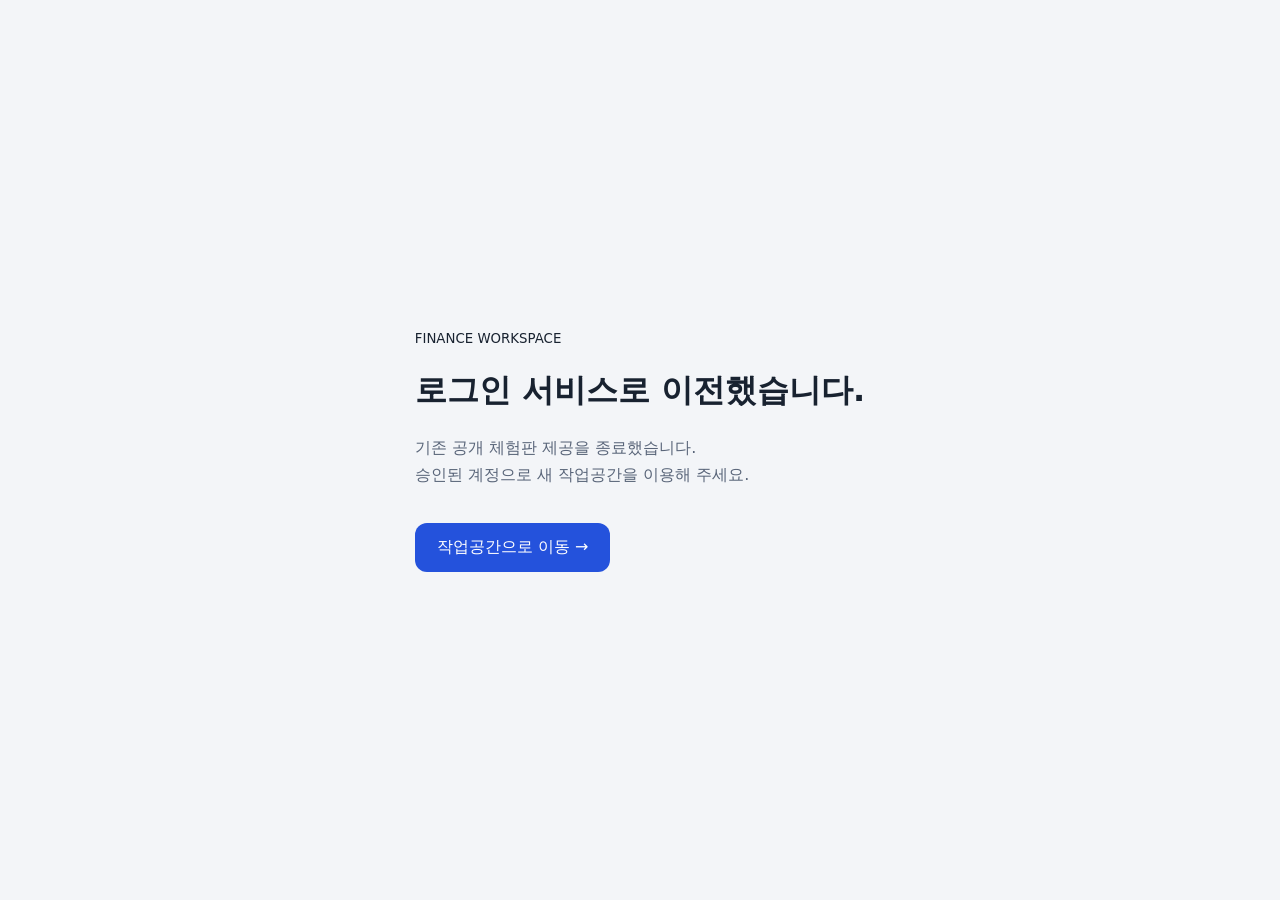
<file: index.html>
<!doctype html><html lang="ko"><meta charset="utf-8"><meta name="viewport" content="width=device-width,initial-scale=1"><meta name="referrer" content="no-referrer"><meta http-equiv="Content-Security-Policy" content="default-src 'none'; style-src 'unsafe-inline'; base-uri 'none'; form-action 'none'"><title>Finance Workspace · 서비스 이전</title><style>body{margin:0;background:#f3f5f8;color:#182230;font:16px system-ui;min-height:100vh;display:grid;place-items:center}main{padding:40px;max-width:560px}h1{font-size:32px}p{line-height:1.7;color:#596579}a{display:inline-block;margin-top:18px;padding:14px 22px;border-radius:12px;background:#2452dc;color:white;text-decoration:none}</style><main><small>FINANCE WORKSPACE</small><h1>로그인 서비스로 이전했습니다.</h1><p>기존 공개 체험판 제공을 종료했습니다.<br>승인된 계정으로 새 작업공간을 이용해 주세요.</p><a href="https://finance-workspace-trial-2026.web.app/?view=workspace" rel="noreferrer">작업공간으로 이동 →</a></main></html>
</file>
